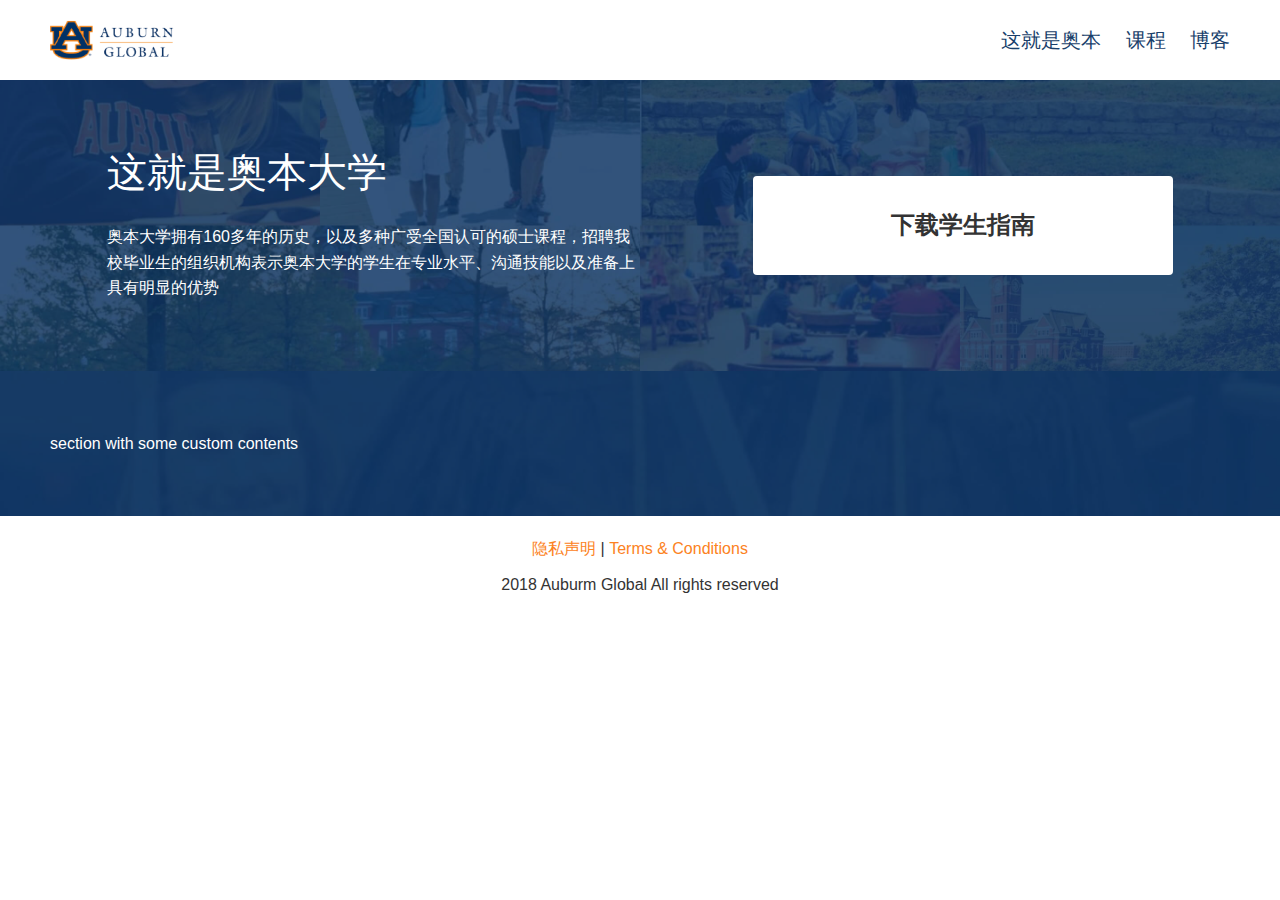
<file: frame/index.html>
<!DOCTYPE html>
<html>
<head>
<meta charset="utf-8" />
<title>页面框架</title>
<meta content="width=device-width, initial-scale=1.0, maximum-scale=1.0, user-scalable=0" name="viewport"/>
<meta content="yes" name="apple-mobile-web-app-capable"/>
<meta content="black" name="apple-mobile-web-app-status-bar-style"/>
<meta content="telephone=no" name="format-detection"/>
<meta name="renderer" content="webkit">
<link href="css/reset.css" rel="stylesheet" type="text/css" />
<link href="css/style.css" rel="stylesheet" type="text/css" />
<script src="js/jquery.min.js"></script>
</head>

<body>

<!-- header -->
<header class="header">
	<div class="bg_wrap">
		<h1><a href="https://global.auburn.edu/"><img src="images/logo.png" /></a></h1>
		<p>
			<a href="https://global.auburn.edu/about-auburn/">这就是奥本</a>
			<a href="https://global.auburn.edu/map/">课程</a>
			<a href="https://global.auburn.edu/blog/">博客</a>
		</p>
	</div>
</header>
<!-- header -->


<!-- hero -->
<div class="hero" style="background-image: url(images/hero.jpg)">
	<div class="bg_mask">
		<div class="bg_wrap">
			<div class="instruction">
				<h1>这就是奥本大学</h1>
				<p>奥本大学拥有160多年的历史，以及多种广受全国认可的硕士课程，招聘我校毕业生的组织机构表示奥本大学的学生在专业水平、沟通技能以及准备上具有明显的优势</p>
			</div>
			<div class="form">
				<h2>下载学生指南</h2>

				<!-- marketo form -->
				<script src="https://app-ab20.marketo.com/js/forms2/js/forms2.min.js"></script>
				<form id="mktoForm_2849"></form>
				<script>MktoForms2.loadForm("https://app-ab20.marketo.com", "553-ZUA-407", 2849);</script>
				<script>
			        // When successfully submitted, show popup window
				    MktoForms2.whenReady(function (form) {
				    	jQuery(".mktoButton").html("现在下载");
				        form.onSuccess(function () {
				            alert("感谢咨询");
				        });
				    });
				</script>
				<!-- marketo form -->

			</div>
		</div>
	</div>
</div>
<!-- hero -->


<!-- section -->
<section class="section" style="background-image: url(images/section_bg.jpg)">
	<div class="bg_mask">
		<div class="bg_wrap">
			<p>section with some custom contents</p>
		</div>
	</div>
</section>
<!-- section -->


<!-- footer -->
<footer class="footer">
	<div class="bg_wrap">
		<a href="javascript:;">隐私声明</a> | <a href="javascript:;">Terms & Conditions</a>
		<p>2018 Auburm Global All rights reserved</p>
	</div>
</footer>
<!-- footer -->


</body>
</html>
</file>
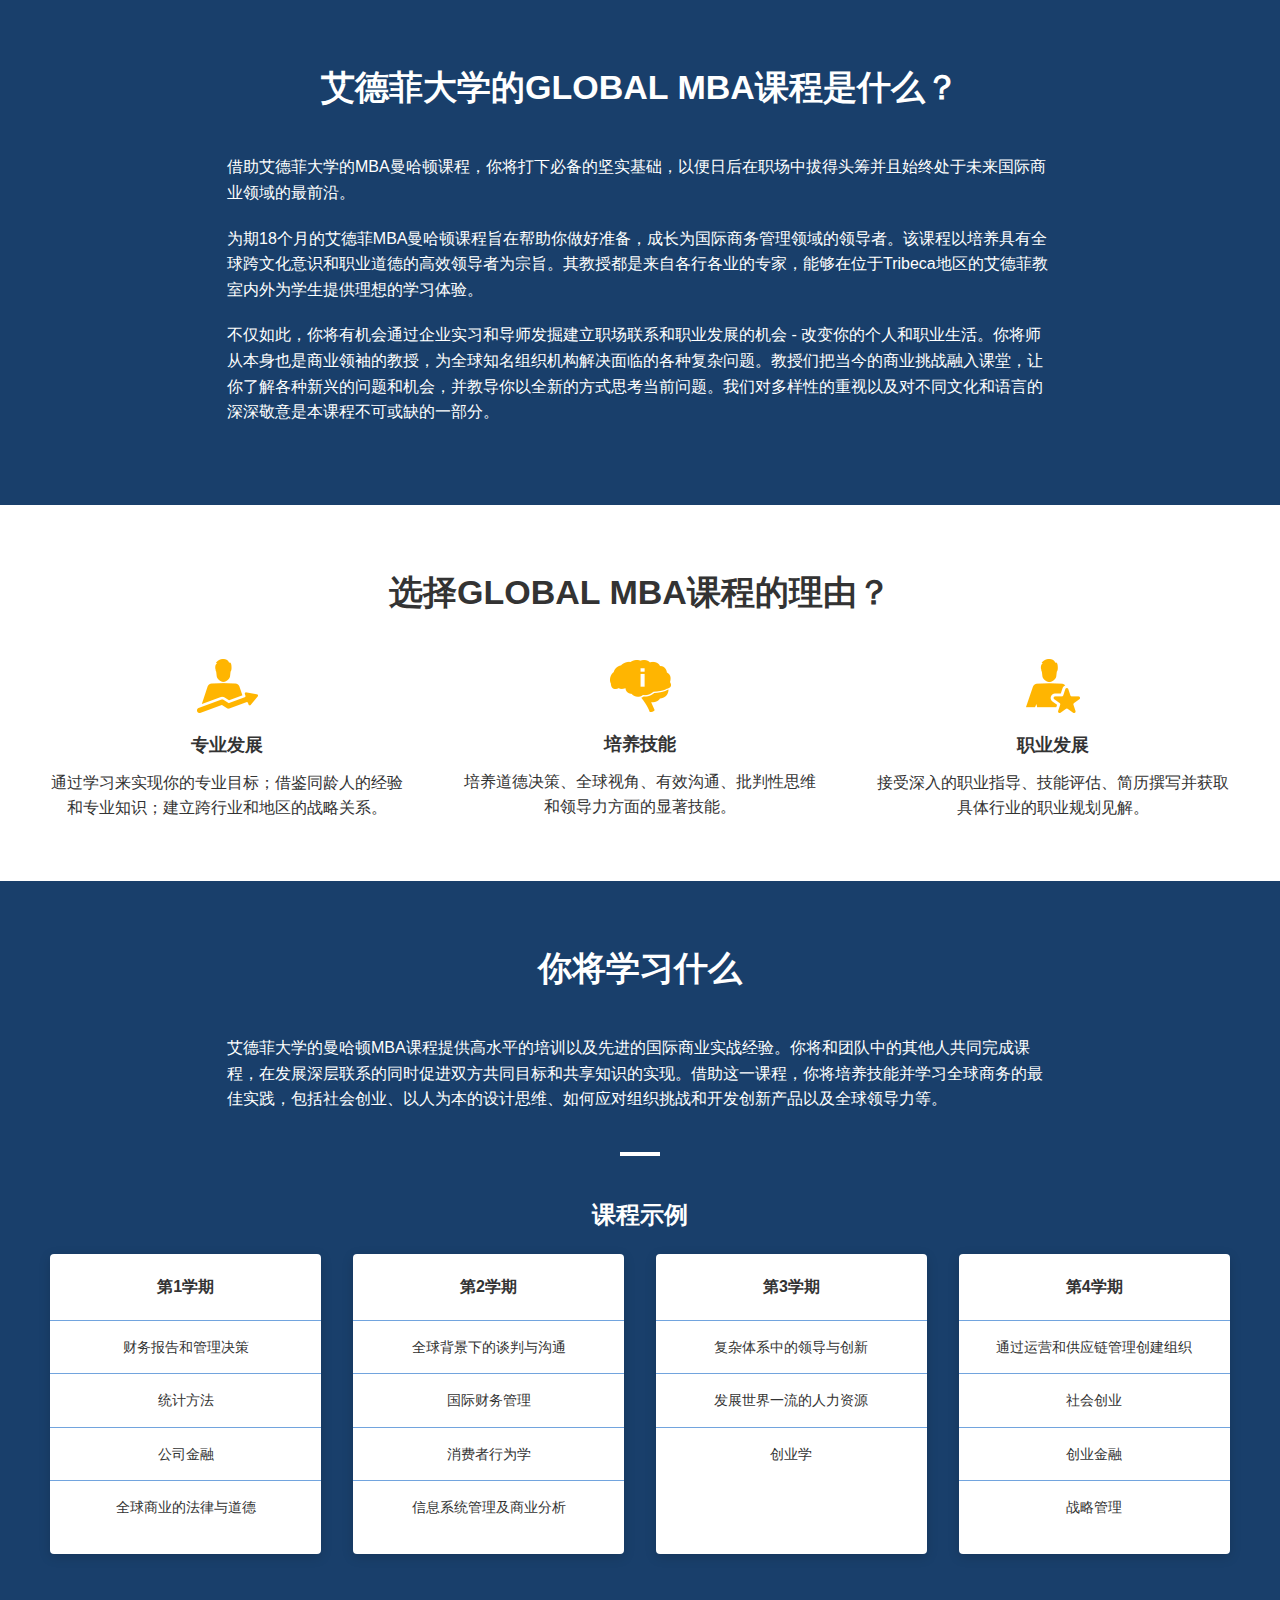
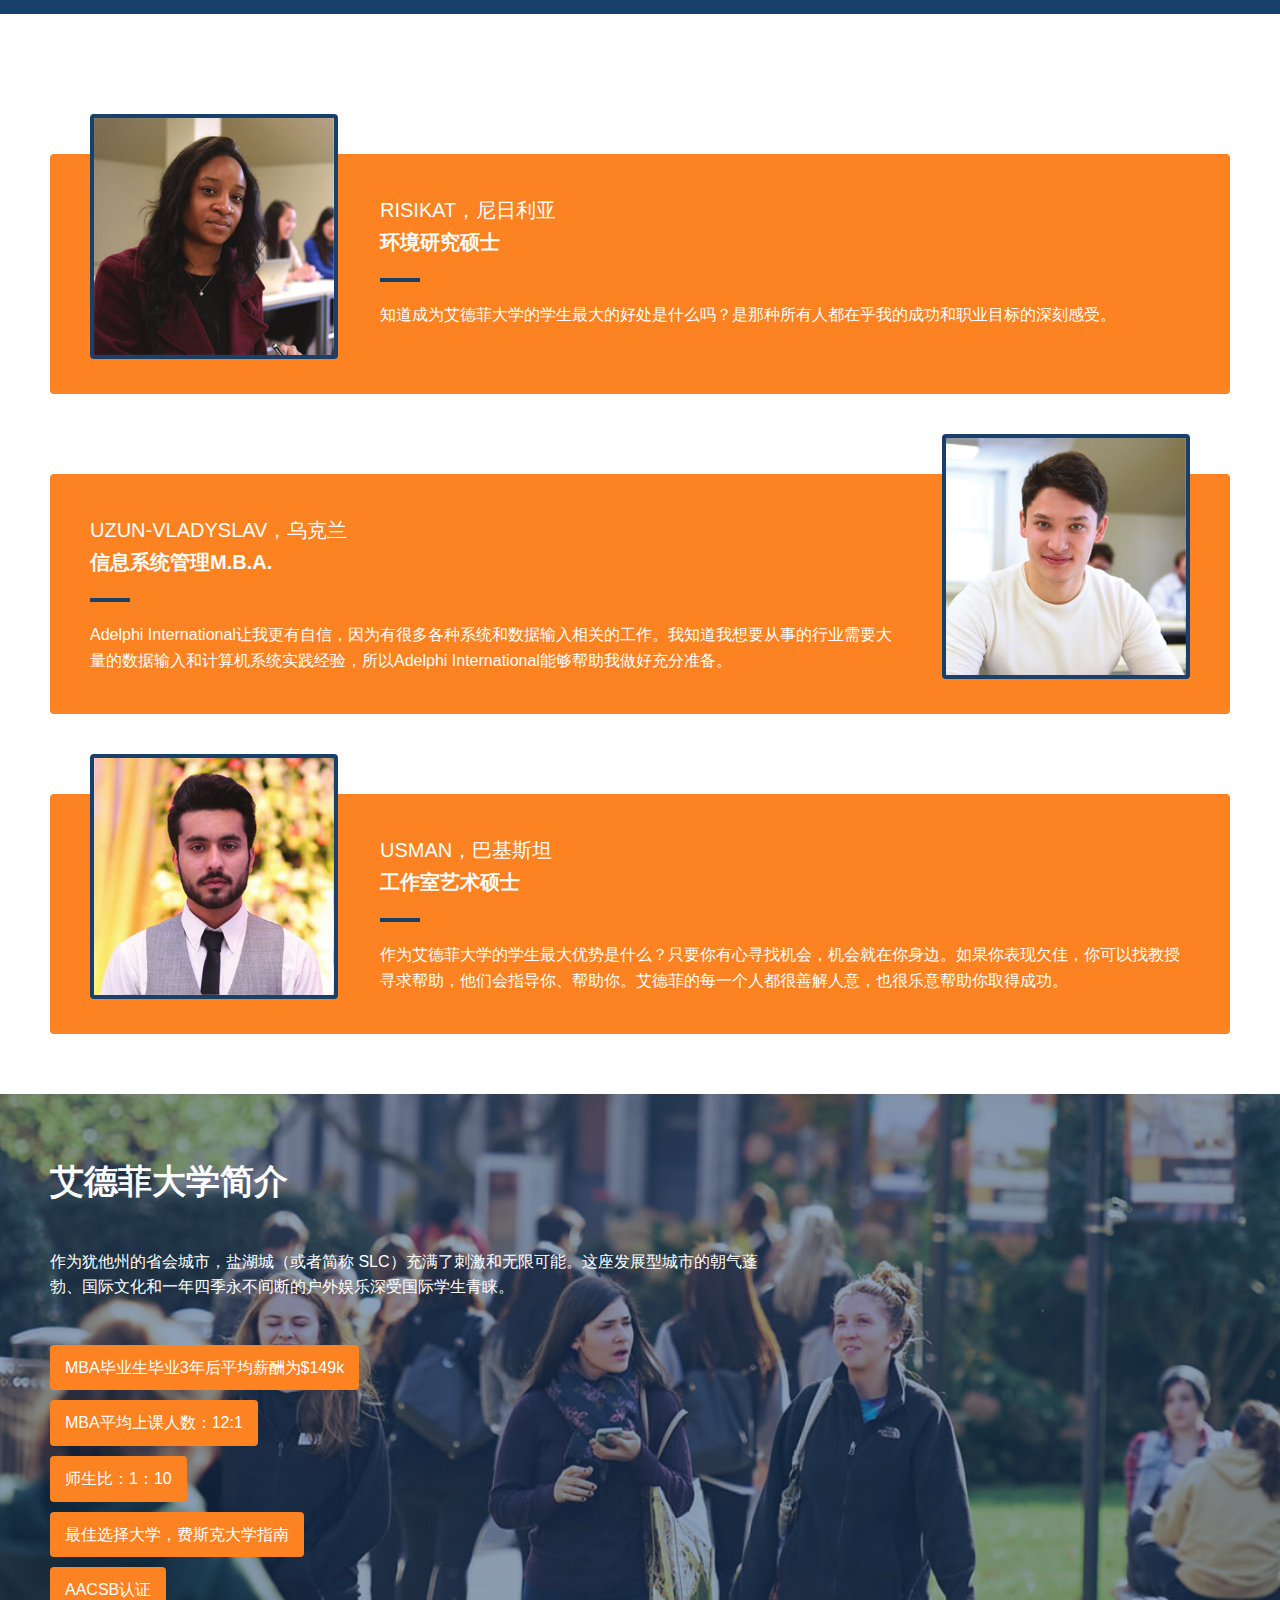
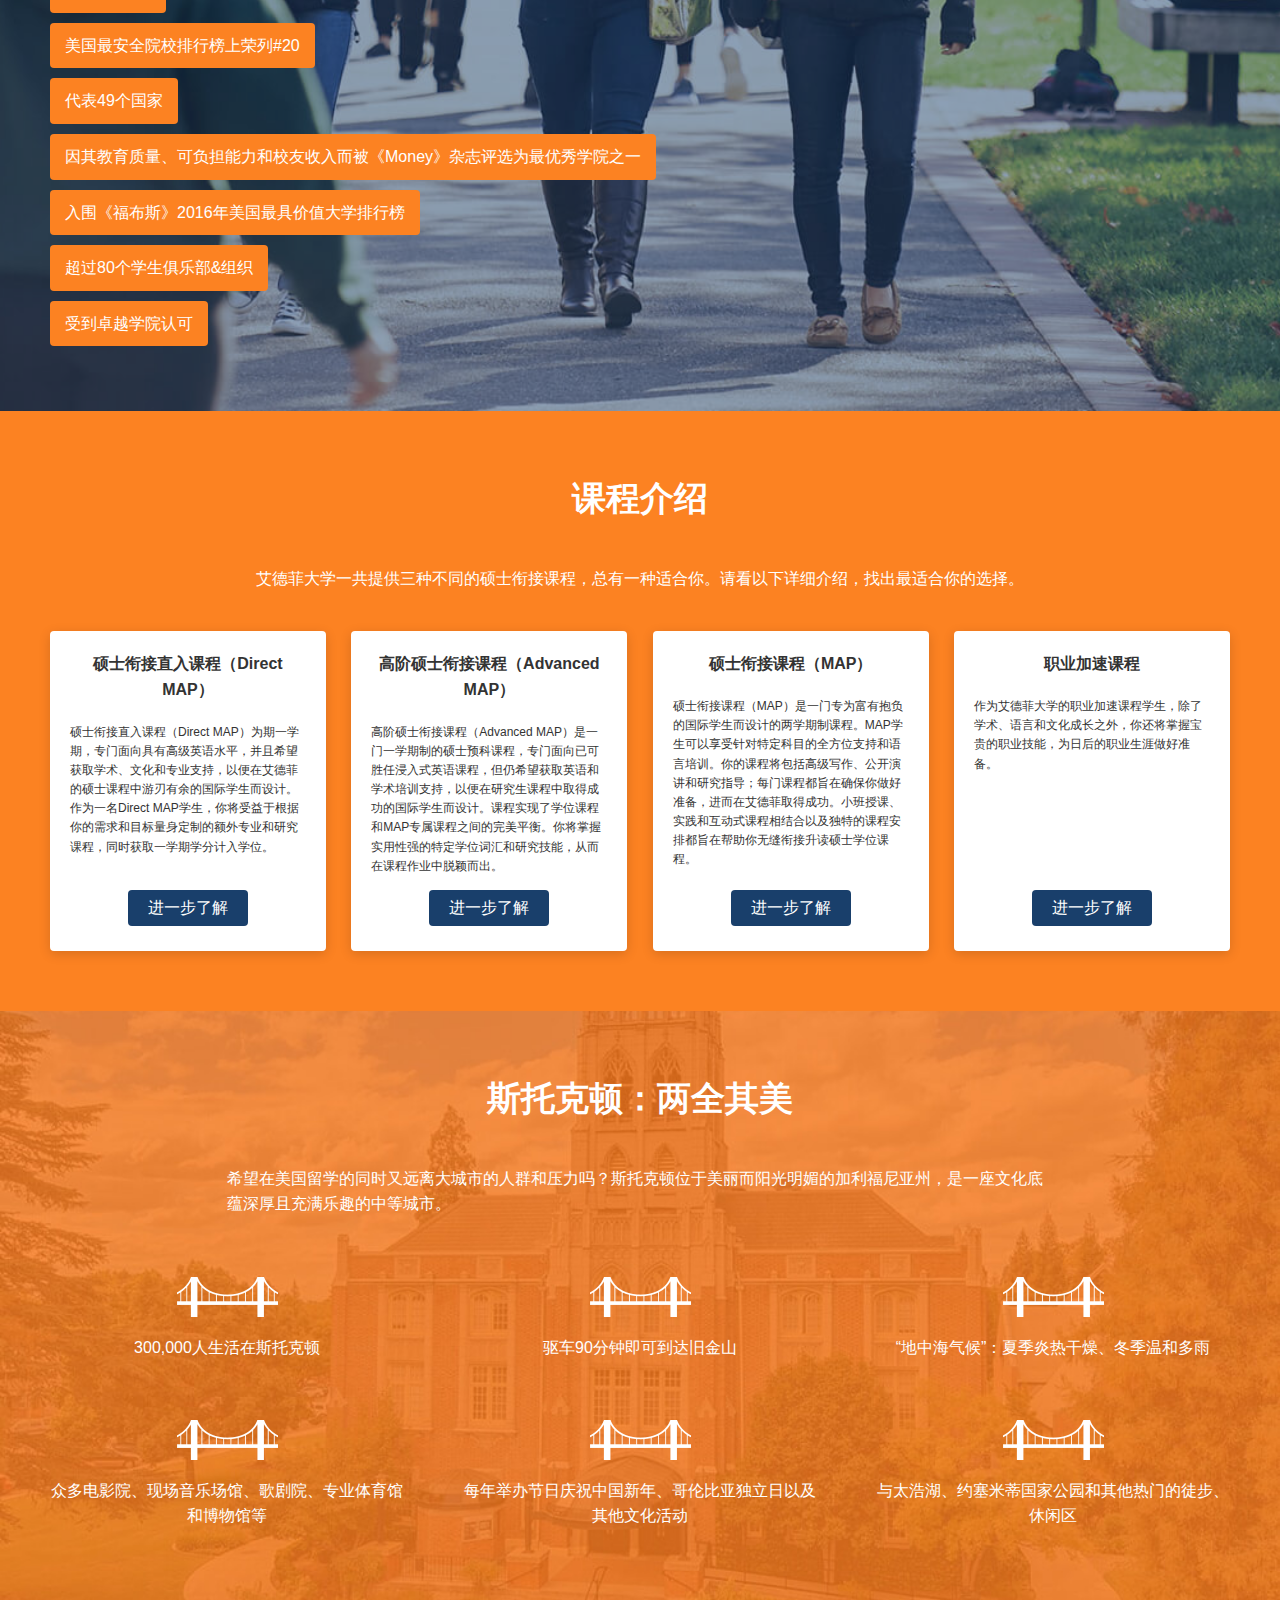
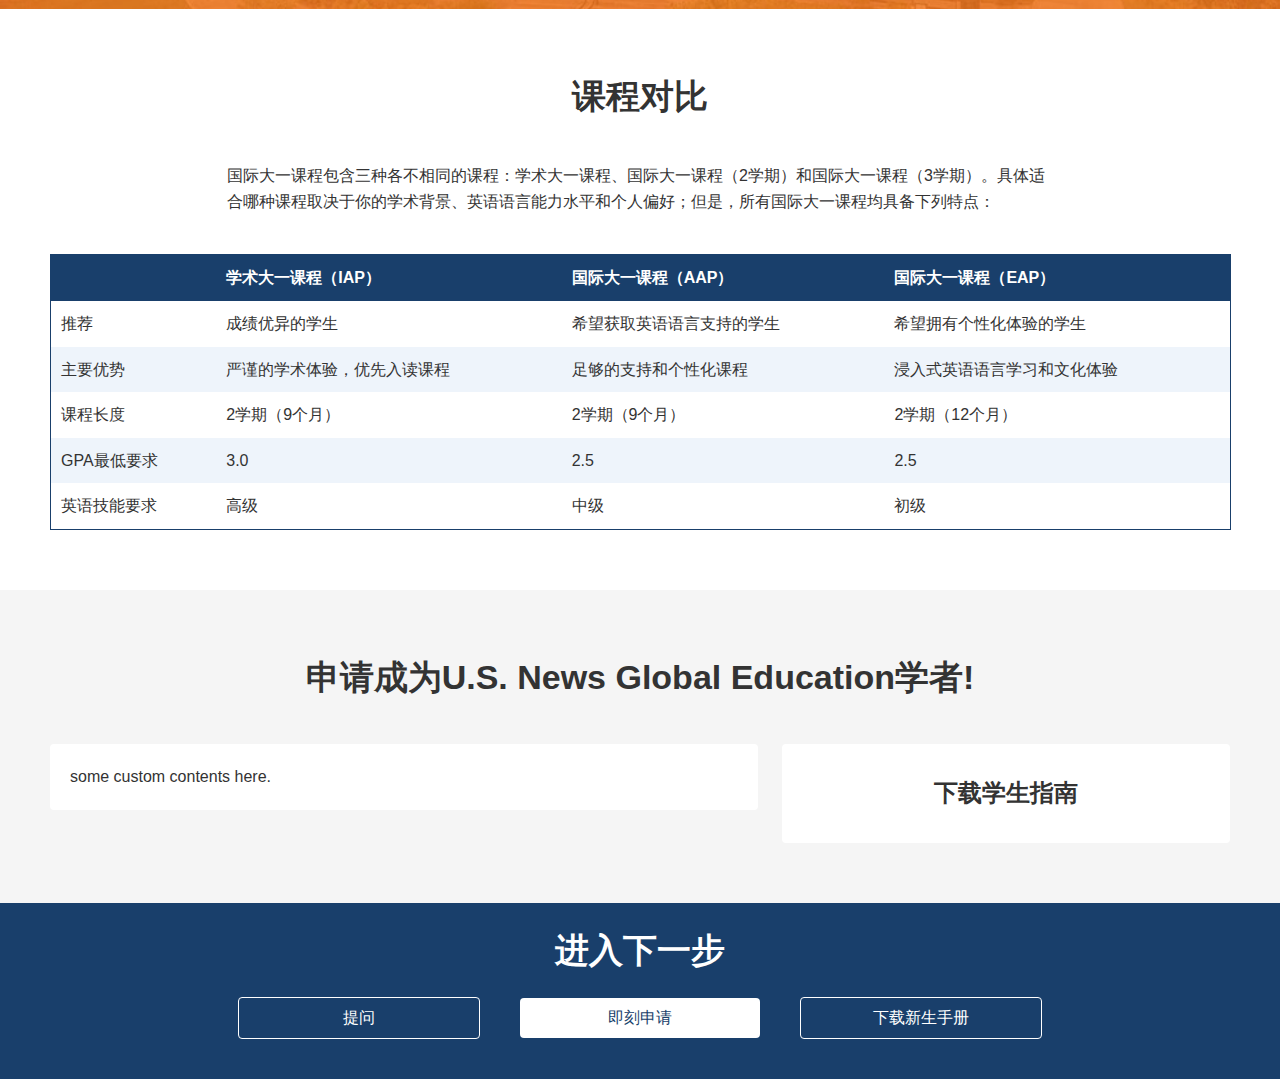
<file: module/index.html>
<!DOCTYPE html>
<html>
<head>
<meta charset="utf-8" />
<title>版式模块</title>
<meta content="width=device-width, initial-scale=1.0, maximum-scale=1.0, user-scalable=0" name="viewport"/>
<meta content="yes" name="apple-mobile-web-app-capable"/>
<meta content="black" name="apple-mobile-web-app-status-bar-style"/>
<meta content="telephone=no" name="format-detection"/>
<meta name="renderer" content="webkit">
<link href="css/reset.css" rel="stylesheet" type="text/css" />
<link href="css/style.css" rel="stylesheet" type="text/css" />
<script src="js/jquery.min.js"></script>
</head>

<body>


<!-- section1 -->
<section class="section1">
	<div class="bg_mask">
		<div class="bg_wrap">
			<h2>艾德菲大学的GLOBAL MBA课程是什么？</h2>
			<p>借助艾德菲大学的MBA曼哈顿课程，你将打下必备的坚实基础，以便日后在职场中拔得头筹并且始终处于未来国际商业领域的最前沿。</p>
			<p>为期18个月的艾德菲MBA曼哈顿课程旨在帮助你做好准备，成长为国际商务管理领域的领导者。该课程以培养具有全球跨文化意识和职业道德的高效领导者为宗旨。其教授都是来自各行各业的专家，能够在位于Tribeca地区的艾德菲教室内外为学生提供理想的学习体验。</p>
			<p>不仅如此，你将有机会通过企业实习和导师发掘建立职场联系和职业发展的机会 - 改变你的个人和职业生活。你将师从本身也是商业领袖的教授，为全球知名组织机构解决面临的各种复杂问题。教授们把当今的商业挑战融入课堂，让你了解各种新兴的问题和机会，并教导你以全新的方式思考当前问题。我们对多样性的重视以及对不同文化和语言的深深敬意是本课程不可或缺的一部分。</p>
		</div>
	</div>
</section>
<!-- section1 -->


<!-- section2 -->
<section class="section2">
	<div class="bg_mask">
		<div class="bg_wrap">
			<h2>选择GLOBAL MBA课程的理由？</h2>
			<ul>
				<li>
					<img src="images/why-1.png" alt="">
					<h3>专业发展</h3>
					<p>通过学习来实现你的专业目标；借鉴同龄人的经验和专业知识；建立跨行业和地区的战略关系。</p>
				</li>
				<li>
					<img src="images/why-2.png" alt="">
					<h3>培养技能</h3>
					<p>培养道德决策、全球视角、有效沟通、批判性思维和领导力方面的显著技能。</p>
				</li>
				<li>
					<img src="images/why-3.png" alt="">
					<h3>职业发展</h3>
					<p>接受深入的职业指导、技能评估、简历撰写并获取具体行业的职业规划见解。</p>
				</li>
			</ul>
		</div>
	</div>
</section>
<!-- section2 -->


<!-- section3 -->
<section class="section3">
	<div class="bg_mask">
		<div class="bg_wrap">
			<h2>你将学习什么</h2>
			<p class="intro">艾德菲大学的曼哈顿MBA课程提供高水平的培训以及先进的国际商业实战经验。你将和团队中的其他人共同完成课程，在发展深层联系的同时促进双方共同目标和共享知识的实现。借助这一课程，你将培养技能并学习全球商务的最佳实践，包括社会创业、以人为本的设计思维、如何应对组织挑战和开发创新产品以及全球领导力等。</p>
			<h3>课程示例</h3>
			<ul>
				<li>
					<b>第1学期</b>
					<p>
						<span>财务报告和管理决策</span>
						<span>统计方法</span>
						<span>公司金融</span>
						<span>全球商业的法律与道德</span>
					</p>
				</li>
				<li>
					<b>第2学期</b>
					<p>
						<span>全球背景下的谈判与沟通</span>
						<span>国际财务管理</span>
						<span>消费者行为学</span>
						<span>信息系统管理及商业分析</span>
					</p>
				</li>
				<li>
					<b>第3学期</b>
					<p>
						<span>复杂体系中的领导与创新</span>
						<span>发展世界一流的人力资源</span>
						<span>创业学</span>
					</p>
				</li>
				<li>
					<b>第4学期</b>
					<p>
						<span>通过运营和供应链管理创建组织</span>
						<span>社会创业</span>
						<span>创业金融</span>
						<span>战略管理</span>
					</p>
				</li>
			</ul>
		</div>
	</div>
</section>
<!-- section3 -->


<!-- section4 -->
<section class="section4">
	<div class="bg_mask">
		<div class="bg_wrap">
			<ul>
				<li class="left">
					<img src="images/student-1.jpg" alt="">
					<h3>RISIKAT，尼日利亚</h3>
					<b>环境研究硕士</b>
					<p>知道成为艾德菲大学的学生最大的好处是什么吗？是那种所有人都在乎我的成功和职业目标的深刻感受。</p>
				</li>
				<li class="right">
					<img src="images/student-2.jpg" alt="">
					<h3>UZUN-VLADYSLAV，乌克兰</h3>
					<b>信息系统管理M.B.A.</b>
					<p>Adelphi International让我更有自信，因为有很多各种系统和数据输入相关的工作。我知道我想要从事的行业需要大量的数据输入和计算机系统实践经验，所以Adelphi International能够帮助我做好充分准备。</p>
				</li>
				<li class="left">
					<img src="images/student-3.jpg" alt="">
					<h3>USMAN，巴基斯坦</h3>
					<b>工作室艺术硕士</b>
					<p>作为艾德菲大学的学生最大优势是什么？只要你有心寻找机会，机会就在你身边。如果你表现欠佳，你可以找教授寻求帮助，他们会指导你、帮助你。艾德菲的每一个人都很善解人意，也很乐意帮助你取得成功。</p>
				</li>
			</ul>
		</div>
	</div>
</section>
<!-- section4 -->


<!-- section5 -->
<section class="section5" style="background-image: url(images/about.jpg)">
	<div class="bg_mask">
		<div class="bg_wrap">
			<h2>艾德菲大学简介</h2>
			<p class="intro">作为犹他州的省会城市，盐湖城（或者简称 SLC）充满了刺激和无限可能。这座发展型城市的朝气蓬勃、国际文化和一年四季永不间断的户外娱乐深受国际学生青睐。</p>
			<ul class="clearfix">
				<li><span>MBA毕业生毕业3年后平均薪酬为$149k</span></li>
				<li><span>MBA平均上课人数：12:1</span></li>
				<li><span>师生比：1：10</span></li>
				<li><span>最佳选择大学，费斯克大学指南</span></li>
				<li><span>AACSB认证</span></li>
				<li><span>美国最安全院校排行榜上荣列#20</span></li>
				<li><span>代表49个国家</span></li>
				<li><span>因其教育质量、可负担能力和校友收入而被《Money》杂志评选为最优秀学院之一</span></li>
				<li><span>入围《福布斯》2016年美国最具价值大学排行榜</span></li>
				<li><span>超过80个学生俱乐部&组织</span></li>
				<li><span>受到卓越学院认可</span></li>
			</ul>
		</div>
	</div>
</section>
<!-- section5 -->


<!-- section6 -->
<section class="section6">
	<div class="bg_mask">
		<div class="bg_wrap">
			<h2>课程介绍</h2>
			<p class="intro">艾德菲大学一共提供三种不同的硕士衔接课程，总有一种适合你。请看以下详细介绍，找出最适合你的选择。</p>
			<ul>
				<li>
					<h3>硕士衔接直入课程（Direct MAP）</h3>
					<p>硕士衔接直入课程（Direct MAP）为期一学期，专门面向具有高级英语水平，并且希望获取学术、文化和专业支持，以便在艾德菲的硕士课程中游刃有余的国际学生而设计。 作为一名Direct MAP学生，你将受益于根据你的需求和目标量身定制的额外专业和研究课程，同时获取一学期学分计入学位。</p>
					<a href="javasrcipt:;">进一步了解</a>
				</li>
				<li>
					<h3>高阶硕士衔接课程（Advanced MAP）</h3>
					<p>高阶硕士衔接课程（Advanced MAP）是一门一学期制的硕士预科课程，专门面向已可胜任浸入式英语课程，但仍希望获取英语和学术培训支持，以便在研究生课程中取得成功的国际学生而设计。课程实现了学位课程和MAP专属课程之间的完美平衡。你将掌握实用性强的特定学位词汇和研究技能，从而在课程作业中脱颖而出。</p>
					<a href="javasrcipt:;">进一步了解</a>
				</li>
				<li>
					<h3>硕士衔接课程（MAP）</h3>
					<p>硕士衔接课程（MAP）是一门专为富有抱负的国际学生而设计的两学期制课程。MAP学生可以享受针对特定科目的全方位支持和语言培训。你的课程将包括高级写作、公开演讲和研究指导；每门课程都旨在确保你做好准备，进而在艾德菲取得成功。小班授课、实践和互动式课程相结合以及独特的课程安排都旨在帮助你无缝衔接升读硕士学位课程。</p>
					<a href="javasrcipt:;">进一步了解</a>
				</li>
				<li>
					<h3>职业加速课程</h3>
					<p>作为艾德菲大学的职业加速课程学生，除了学术、语言和文化成长之外，你还将掌握宝贵的职业技能，为日后的职业生涯做好准备。</p>
					<a href="javasrcipt:;">进一步了解</a>
				</li>
			</ul>
		</div>
	</div>
</section>
<!-- section6 -->


<!-- section7 -->
<section class="section7" style="background-image: url(images/city.jpg)">
	<div class="bg_mask">
		<div class="bg_wrap">
			<h2>斯托克顿：两全其美</h2>
			<p class="intro">希望在美国留学的同时又远离大城市的人群和压力吗？斯托克顿位于美丽而阳光明媚的加利福尼亚州，是一座文化底蕴深厚且充满乐趣的中等城市。</p>
			<ul>
				<li>
					<img src="images/icon-1.png" alt="">
					<p>300,000人生活在斯托克顿</p>
				</li>
				<li>
					<img src="images/icon-1.png" alt="">
					<p>驱车90分钟即可到达旧金山</p>
				</li>
				<li>
					<img src="images/icon-1.png" alt="">
					<p>“地中海气候”：夏季炎热干燥、冬季温和多雨</p>
				</li>
			</ul>
			<ul>
				<li>
					<img src="images/icon-1.png" alt="">
					<p>众多电影院、现场音乐场馆、歌剧院、专业体育馆和博物馆等</p>
				</li>
				<li>
					<img src="images/icon-1.png" alt="">
					<p>每年举办节日庆祝中国新年、哥伦比亚独立日以及其他文化活动</p>
				</li>
				<li>
					<img src="images/icon-1.png" alt="">
					<p>与太浩湖、约塞米蒂国家公园和其他热门的徒步、休闲区</p>
				</li>
			</ul>
		</div>
	</div>
</section>
<!-- section7 -->


<!-- section8 -->
<section class="section8">
	<div class="bg_mask">
		<div class="bg_wrap">
			<h2>课程对比</h2>
			<p>国际大一课程包含三种各不相同的课程：学术大一课程、国际大一课程（2学期）和国际大一课程（3学期）。具体适合哪种课程取决于你的学术背景、英语语言能力水平和个人偏好；但是，所有国际大一课程均具备下列特点：</p>
			<table>
				<colgroup class="attr" span="1"></colgroup>
				<colgroup>
					<col class="col1" span="1">
					<col class="col2" span="1">
					<col class="col3" span="1">
				</colgroup>
				<thead>
					<tr>
						<th></th>
						<th>学术大一课程（IAP）</th>
						<th>国际大一课程（AAP）</th>
						<th>国际大一课程（EAP）</th>
					</tr>
				</thead>
				<tbody>
					<tr>
						<td>推荐</td>
						<td>成绩优异的学生</td>
						<td>希望获取英语语言支持的学生</td>
						<td>希望拥有个性化体验的学生</td>
					</tr>
					<tr>
						<td>主要优势</td>
						<td>严谨的学术体验，优先入读课程</td>
						<td>足够的支持和个性化课程</td>
						<td>浸入式英语语言学习和文化体验</td>
					</tr>
					<tr>
						<td>课程长度</td>
						<td>2学期（9个月）</td>
						<td>2学期（9个月）</td>
						<td>2学期（12个月）</td>
					</tr>
					<tr>
						<td>GPA最低要求</td>
						<td>3.0</td>
						<td>2.5</td>
						<td>2.5</td>
					</tr>
					<tr>
						<td>英语技能要求</td>
						<td>高级</td>
						<td>中级</td>
						<td>初级</td>
					</tr>
				</tbody>
			</table>
		</div>
	</div>
</section>
<!-- section8 -->


<!-- section9 -->
<section class="section9">
	<div class="bg_mask">
		<div class="bg_wrap clearfix">
			<h2 class="title">申请成为U.S. News Global Education学者!</h2>
			<div class="left">
				<div class="content">
					some custom contents here.
				</div>
			</div>
			<div class="right">
				<div class="form">
					<h2>下载学生指南</h2>
					<!-- marketo form -->
					<script src="https://app-ab20.marketo.com/js/forms2/js/forms2.min.js"></script>
					<form id="mktoForm_2849"></form>
					<script>MktoForms2.loadForm("https://app-ab20.marketo.com", "553-ZUA-407", 2849);</script>
					<script>
				        // When successfully submitted, show popup window
					    MktoForms2.whenReady(function (form) {
					    	jQuery(".mktoButton").html("现在下载");
					        form.onSuccess(function () {
					            alert("感谢咨询");
					        });
					    });
					</script>
					<!-- marketo form -->
				</div>
			</div>
		</div>
	</div>
</section>
<!-- section9 -->


<!-- action -->
<section class="action">
	<div class="bg_wrap">
		<h2>进入下一步</h2>
		<p>
			<a href="javascript:;">提问</a>
			<a class="main_btn" href="javascript:;">即刻申请</a>
			<a href="javascript:;">下载新生手册</a>
		</p>
	</div>
</section>
<!-- action -->


</body>
</html>
</file>
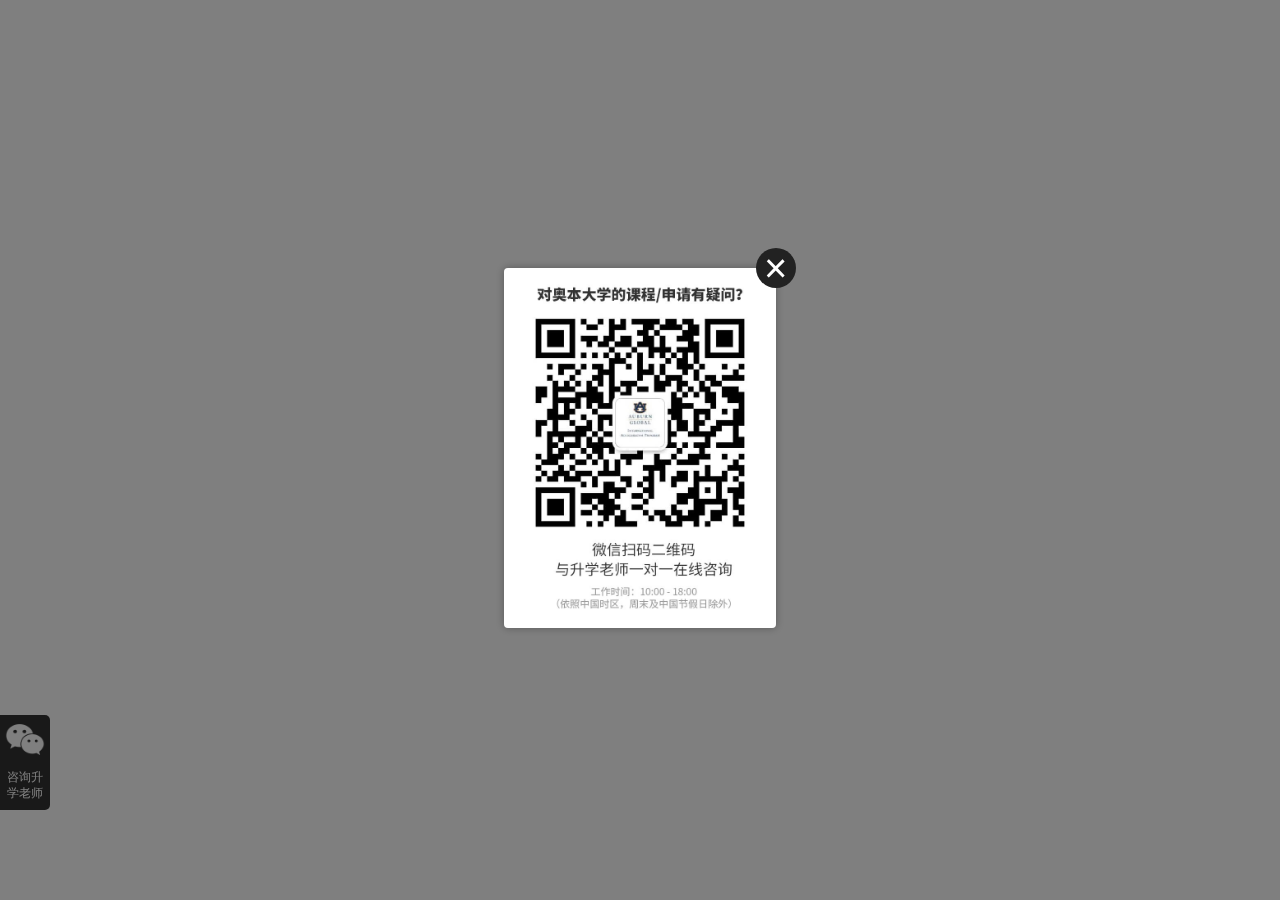
<file: popup/index.html>
<!DOCTYPE html>
<html>
<head>
<meta charset="utf-8" />
<title>弹窗demo</title>
<meta content="width=device-width, initial-scale=1.0, maximum-scale=1.0, user-scalable=0" name="viewport"/>
<meta content="yes" name="apple-mobile-web-app-capable"/>
<meta content="black" name="apple-mobile-web-app-status-bar-style"/>
<meta content="telephone=no" name="format-detection"/>
<meta name="renderer" content="webkit">
<link href="http://greenzorro.github.io/colacdn/assets/css/reset.css" rel="stylesheet" type="text/css" />
<script src="http://greenzorro.github.io/colacdn/assets/js/jquery-latest.js"></script>
<style>
html { font-size: 100px; }
body { font-size: 0.16rem; }

/*popup*/
.popup_widget { display: block; width: 50px; height: 95px; line-height: 16px; background: rgba(0,0,0,0.8); border-radius: 0 5px 5px 0; text-align: center; font-size: 12px; color: #fff; position: fixed; left: 0; bottom: 10%; z-index: 99; cursor: pointer; }
.popup_widget:hover { color: #fff; }
.popup_widget img { width: 100%; }
.popup { background: rgba(0,0,0,0.5); position: fixed; left: 0; right: 0; top: 0; bottom: 0; z-index: 999; display: -webkit-flex; display: flex; }
.popup .content_wrap { margin: auto; position: relative; }
.popup .content_wrap img { height: 360px; box-shadow: 0 0 8px rgba(0,0,0,0.3); border-radius: 4px; }
.popup .close_popup { display: block; width: 40px; height: 40px; line-height: 40px; padding: 0; margin: 0; background: #222; border-radius: 50%; border: none; color: #fff; font-size: 40px; position: absolute; right: -20px; top: -20px; cursor: pointer; }

</style>
</head>

<body>

	<script>
		// append to Marketo form scripts
        // When successfully submitted, show popup window
	    // MktoForms2.whenReady(function (form) {
	    // 	jQuery(".mktoButton").html("现在下载");
	    //     form.onSuccess(function () {
	    //         alert("感谢咨询");
	    //     });
	    // });
	</script>


	<!-- popup -->
	<a class="popup_widget"><img src="images/icon-wechat.png">咨询升<br>学老师</a>
	<div class="popup_wrap">
	    <div class="popup">
	        <div class="content_wrap">
	            <img src="images/popup-qr.jpg">
	            <button class="close_popup">×</button>
	        </div>
	    </div>
	</div>
	<script>
	    window.onload = function () {
	        jQuery(".close_popup").click(function () {
	            jQuery(".popup_wrap").fadeOut(300);
	        });
	        jQuery(".popup_widget").click(function () {
	            jQuery(".popup_wrap").fadeIn(300);
	        });
	    }
	</script>
	<!-- popup -->

</body>
</html>
</file>
<file: frame/css/style.css>
* {
  -webkit-box-sizing: content-box;
  box-sizing: content-box; }

html, body {
  height: 100%; }

html {
  line-height: 1;
  font-size: 100px; }

body {
  font-family: -apple-system,Helvetica,Arial,"PingFang SC","Source Han Sans SC","Microsoft YaHei","WenQuanYi MicroHei",sans-serif;
  line-height: 1.6;
  font-size: 0.16rem;
  color: #333;
  background: #fff; }

a {
  color: #FC8222; }

input, textarea, button {
  font-family: -apple-system,Helvetica,Arial,"PingFang SC","Source Han Sans SC","Microsoft YaHei","WenQuanYi MicroHei",sans-serif; }

::selection {
  background: #193F6B;
  color: #fff; }

::-moz-selection {
  background: #193F6B;
  color: #fff; }

@media only screen and (max-width: 767px) {
  .bg_wrap {
    padding: 0.4rem 0.2rem; }

  h2 {
    margin-bottom: 0.2rem;
    text-align: center;
    font-size: 0.24rem;
    font-weight: bold; } }
@media only screen and (min-width: 768px) {
  .bg_wrap {
    width: 11.8rem;
    margin: 0 auto;
    padding: 0.6rem 0; }

  h2 {
    margin-bottom: 0.4rem;
    text-align: center;
    font-size: 0.34rem;
    font-weight: bold; } }
.header {
  background: #fff; }
  .header .bg_wrap {
    display: -webkit-flex;
    display: flex;
    -webkit-flex-flow: row wrap;
    flex-flow: row wrap;
    -webkit-justify-content: space-between;
    justify-content: space-between;
    -webkit-align-items: center;
    align-items: center;
    height: 100%;
    padding-top: 0;
    padding-bottom: 0; }
    .header .bg_wrap img {
      display: block;
      height: 100%; }
    .header .bg_wrap p a {
      margin-left: 0.2rem;
      color: #193F6B; }

@media only screen and (max-width: 767px) {
  .header {
    height: 0.5rem; }
    .header h1 {
      height: 40%; }
    .header p a {
      font-size: 0.12rem; } }
@media only screen and (min-width: 768px) {
  .header {
    height: 0.8rem; }
    .header h1 {
      height: 50%; }
    .header p a {
      font-size: 0.2rem; } }
.hero {
  background-color: #193F6B;
  background-repeat: no-repeat; }
  .hero .bg_mask {
    background: rgba(25, 63, 107, 0.5); }
    .hero .bg_mask .bg_wrap .instruction {
      color: #fff; }
      .hero .bg_mask .bg_wrap .instruction p {
        margin: 0.1rem 0; }
    .hero .bg_mask .bg_wrap .form {
      overflow: hidden;
      background: #fff;
      border-radius: 0.04rem;
      position: relative; }
      .hero .bg_mask .bg_wrap .form h2 {
        text-align: center; }

@media only screen and (max-width: 767px) {
  .hero {
    background-position: center top;
    background-size: 300%; }
    .hero .bg_wrap .instruction {
      padding-bottom: 0.2rem; }
      .hero .bg_wrap .instruction h1 {
        font-size: 0.2rem; }
      .hero .bg_wrap .instruction p {
        font-size: 0.12rem; }
    .hero .bg_wrap .form {
      padding: 0 0.1rem; }
      .hero .bg_wrap .form h2 {
        margin: 0.2rem 0;
        font-size: 0.16rem; } }
@media only screen and (min-width: 768px) {
  .hero {
    background-position: center center;
    background-size: cover; }
    .hero .bg_wrap {
      display: -webkit-flex;
      display: flex;
      -webkit-justify-content: space-around;
      justify-content: space-around;
      -webkit-flex-flow: row wrap;
      flex-flow: row wrap;
      -webkit-align-items: center;
      align-items: center; }
      .hero .bg_wrap .instruction {
        -webkit-flex: 0 1 45%;
        flex: 0 1 45%; }
        .hero .bg_wrap .instruction h1 {
          margin-bottom: 0.2rem;
          font-size: 0.4rem; }
        .hero .bg_wrap .instruction p {
          font-size: 0.16rem; }
      .hero .bg_wrap .form {
        -webkit-flex: 0 1 45%;
        flex: 0 1 45%;
        max-width: 3.8rem;
        padding: 0.1rem 0.2rem; }
        .hero .bg_wrap .form h2 {
          margin: 0.2rem 0;
          font-size: 0.24rem; } }
.section {
  background-color: #193F6B;
  background-repeat: no-repeat;
  background-position: center center;
  background-size: cover;
  color: #fff; }
  .section .bg_mask {
    background: rgba(25, 63, 107, 0.5); }

.footer {
  text-align: center; }
  .footer .bg_wrap {
    padding: 0.2rem 0; }
  .footer a {
    color: #FC8222; }
  .footer p {
    margin-top: 0.1rem;
    color: #333; }

/*marketo form style initialize*/
.mktoForm {
  width: auto !important; }

.mktoFormRow .mktoOffset {
  display: none !important; }

.mktoFormRow .mktoFieldDescriptor {
  float: none !important;
  margin: 0 !important; }

.mktoFormRow .mktoFieldWrap {
  width: 100%; }

.mktoFormRow .mktoLabel {
  float: none !important;
  display: none;
  width: auto !important;
  padding: 0 !important;
  font-weight: normal !important; }

.mktoFormRow .mktoLabel .mktoAsterix {
  padding: 0 !important; }

.mktoFormRow .mktoField {
  box-sizing: border-box !important;
  float: none !important;
  display: block !important;
  width: 100% !important;
  padding: 0.07rem 0.05rem !important;
  margin: 0.08rem 0 !important;
  border-radius: 0.04rem;
  border: 1px solid #ccc; }

.mktoFormRow input.mktoField {
  padding-left: 0.09rem !important; }

.mktoButtonRow {
  display: block !important; }

.mktoButtonRow .mktoButtonWrap {
  display: block !important; }

.mktoButtonRow button {
  display: block;
  width: 2.1rem;
  height: 0.4rem;
  line-height: 0.4rem;
  margin: 0.25rem auto 0.25rem !important;
  padding: 0 !important;
  border-radius: 0.04rem;
  background: #193F6B;
  border: none;
  color: #fff;
  text-align: center;
  font-size: 0.16rem; }

/*# sourceMappingURL=style.css.map */
</file>
<file: module/css/style.css>
* {
  -webkit-box-sizing: content-box;
  box-sizing: content-box; }

html, body {
  height: 100%; }

html {
  line-height: 1;
  font-size: 100px; }

body {
  font-family: -apple-system,Helvetica,Arial,"PingFang SC","Source Han Sans SC","Microsoft YaHei","WenQuanYi MicroHei",sans-serif;
  line-height: 1.6;
  font-size: 0.16rem;
  color: #333;
  background: #fff; }

a {
  color: #FC8222; }

input, textarea, button {
  font-family: -apple-system,Helvetica,Arial,"PingFang SC","Source Han Sans SC","Microsoft YaHei","WenQuanYi MicroHei",sans-serif; }

::selection {
  background: #193F6B;
  color: #fff; }

::-moz-selection {
  background: #193F6B;
  color: #fff; }

@media only screen and (max-width: 767px) {
  .bg_wrap {
    padding: 0.4rem 0.2rem; }

  h2 {
    margin-bottom: 0.2rem;
    text-align: center;
    font-size: 0.24rem;
    font-weight: bold; } }
@media only screen and (min-width: 768px) {
  .bg_wrap {
    width: 11.8rem;
    margin: 0 auto;
    padding: 0.6rem 0; }

  h2 {
    margin-bottom: 0.4rem;
    text-align: center;
    font-size: 0.34rem;
    font-weight: bold; } }
.section1 {
  background-color: #193F6B;
  background-repeat: no-repeat;
  background-position: center center;
  background-size: cover;
  color: #fff; }
  .section1 .bg_mask {
    background: rgba(25, 63, 107, 0.5); }

@media only screen and (max-width: 767px) {
  .section1 p {
    margin: 0.2rem 0; } }
@media only screen and (min-width: 768px) {
  .section1 p {
    width: 70%;
    margin: 0.2rem auto; } }
.section2 {
  background-color: #fff;
  background-repeat: no-repeat;
  background-position: center center;
  background-size: cover;
  color: #333; }
  .section2 .bg_mask ul {
    display: -webkit-flex;
    display: flex;
    -webkit-align-items: center;
    align-items: center; }
    .section2 .bg_mask ul li {
      text-align: center; }
      .section2 .bg_mask ul li h3 {
        margin: 0.1rem 0;
        font-size: 0.18rem;
        font-weight: bold; }

@media only screen and (max-width: 767px) {
  .section2 ul {
    -webkit-justify-content: space-between;
    justify-content: space-between;
    -webkit-flex-flow: column wrap;
    flex-flow: column wrap; }
    .section2 ul li {
      margin: 0.2rem 0; } }
@media only screen and (min-width: 768px) {
  .section2 ul {
    -webkit-justify-content: space-between;
    justify-content: space-between;
    -webkit-flex-flow: row wrap;
    flex-flow: row wrap; }
    .section2 ul li {
      -webkit-flex: 0 1 30%;
      flex: 0 1 30%; } }
.section3 {
  background-color: #193F6B;
  background-repeat: no-repeat;
  background-position: center center;
  background-size: cover;
  color: #fff; }
  .section3 h3 {
    margin-bottom: 0.2rem;
    font-size: 0.24rem;
    font-weight: bold;
    text-align: center; }
    .section3 h3:before {
      content: "";
      display: block;
      width: 0.4rem;
      height: 0.04rem;
      margin: 0.4rem auto;
      background: #fff; }
  .section3 ul {
    display: -webkit-flex;
    display: flex;
    -webkit-align-items: flex-start;
    align-items: flex-start;
    -webkit-flex-flow: row wrap;
    flex-flow: row wrap; }
    .section3 ul li {
      padding: 0.2rem 0;
      background: #fff;
      border-radius: 0.04rem;
      box-shadow: 0 0.03rem 0.12rem rgba(0, 0, 0, 0.15);
      text-align: center;
      color: #333; }
      .section3 ul li b {
        display: block;
        margin: 0 0 0.2rem;
        font-weight: bold; }
      .section3 ul li p span {
        display: block;
        border-top: 1px solid #72a4de;
        font-size: 0.14rem; }

@media only screen and (max-width: 767px) {
  .section3 h3:before {
    margin: 0.2rem auto; }
  .section3 ul {
    -webkit-justify-content: center;
    justify-content: center; }
    .section3 ul li {
      -webkit-flex: 0 1 100%;
      flex: 0 1 100%;
      margin-bottom: 0.2rem; }
      .section3 ul li p span {
        padding: 0.1rem; } }
@media only screen and (min-width: 768px) {
  .section3 .intro {
    width: 70%;
    margin: auto; }
  .section3 h3:before {
    margin: 0.4rem auto; }
  .section3 ul {
    -webkit-justify-content: space-between;
    justify-content: space-between; }
    .section3 ul li {
      -webkit-flex: 0 1 23%;
      flex: 0 1 23%;
      min-height: 2.6rem; }
      .section3 ul li p span {
        padding: 0.15rem 0.1rem; } }
.section4 {
  background-color: #fff;
  background-repeat: no-repeat;
  background-position: center center;
  background-size: cover;
  color: #fff; }
  .section4 ul li {
    background: #FC8222;
    border-radius: 0.04rem;
    color: #fff;
    position: relative; }
    .section4 ul li img {
      border: 0.04rem solid #193F6B;
      border-radius: 0.04rem;
      position: absolute; }
    .section4 ul li h3 {
      font-size: 0.2rem; }
    .section4 ul li b {
      display: block;
      font-size: 0.2rem;
      font-weight: bold; }
      .section4 ul li b:after {
        content: "";
        display: block;
        width: 0.4rem;
        height: 0.04rem;
        margin: 0.2rem 0;
        background: #193F6B; }

@media only screen and (max-width: 767px) {
  .section4 ul li {
    padding: 0.7rem 0.2rem 0.2rem;
    margin-top: 0.7rem;
    text-align: center; }
    .section4 ul li:first-of-type {
      margin-top: 0.5rem; }
    .section4 ul li img {
      width: 1rem;
      border-radius: 50%;
      left: 50%;
      top: -0.5rem;
      -webkit-transform: translate(-50%, 0);
      transform: translate(-50%, 0); }
    .section4 ul li b:after {
      margin: 0.2rem auto; } }
@media only screen and (min-width: 768px) {
  .section4 ul li {
    min-height: 1.6rem;
    padding: 0.4rem;
    margin-top: 0.8rem; }
    .section4 ul li img {
      width: 2.4rem;
      top: -0.4rem; }
  .section4 ul .left {
    padding-left: 3.3rem; }
    .section4 ul .left img {
      left: 0.4rem; }
  .section4 ul .right {
    padding-right: 3.3rem; }
    .section4 ul .right img {
      right: 0.4rem; } }
.section5 {
  background-color: #FC8222;
  background-repeat: no-repeat;
  background-position: center center;
  background-size: cover;
  color: #fff; }
  .section5 .bg_mask {
    background: rgba(25, 63, 107, 0.5); }
    .section5 .bg_mask h2 {
      color: #fff; }
    .section5 .bg_mask ul li b {
      padding-right: 0.2rem;
      font-weight: bold; }
    .section5 .bg_mask ul li span {
      display: inline-block;
      padding: 0.1rem 0.15rem;
      margin: 0.05rem 0;
      background: #FC8222;
      border-radius: 0.04rem; }

@media only screen and (max-width: 767px) {
  .section5 .intro {
    margin-bottom: 0.2rem; } }
@media only screen and (min-width: 768px) {
  .section5 h2 {
    text-align: left; }
  .section5 .intro {
    width: 60%;
    margin-bottom: 0.4rem; } }
.section6 {
  background-color: #FC8222;
  background-repeat: no-repeat;
  background-position: center center;
  background-size: cover;
  color: #333; }
  .section6 h2 {
    color: #fff; }
  .section6 .intro {
    color: #fff; }
  .section6 ul {
    display: -webkit-flex;
    display: flex;
    -webkit-align-items: flex-start;
    align-items: flex-start;
    -webkit-flex-flow: row wrap;
    flex-flow: row wrap; }
    .section6 ul li {
      padding: 0.2rem;
      background: #fff;
      border-radius: 0.04rem;
      box-shadow: 0 0.03rem 0.12rem rgba(0, 0, 0, 0.15);
      text-align: center;
      position: relative; }
      .section6 ul li h3 {
        font-weight: bold; }
      .section6 ul li p {
        padding: 0.2rem 0;
        text-align: left;
        font-size: 0.12rem; }
      .section6 ul li a {
        display: inline-block;
        width: 1.2rem;
        height: 0.36rem;
        line-height: 0.36rem;
        border-radius: 0.04rem;
        background: #193F6B;
        color: #fff; }

@media only screen and (max-width: 767px) {
  .section6 .intro {
    margin-bottom: 0.2rem; }
  .section6 ul {
    -webkit-justify-content: center;
    justify-content: center; }
    .section6 ul li {
      -webkit-flex: 0 1 100%;
      flex: 0 1 100%;
      margin-bottom: 0.2rem; } }
@media only screen and (min-width: 768px) {
  .section6 .intro {
    width: 70%;
    margin: 0 auto 0.4rem;
    text-align: center; }
  .section6 ul {
    -webkit-justify-content: space-between;
    justify-content: space-between; }
    .section6 ul li {
      -webkit-flex: 0 1 20%;
      flex: 0 1 20%;
      min-height: 2.8rem; }
      .section6 ul li a {
        position: absolute;
        left: 50%;
        bottom: 0.25rem;
        -webkit-transform: translate(-50%, 0);
        transform: translate(-50%, 0); } }
.section7 {
  background-color: #fff;
  background-repeat: no-repeat;
  background-position: center center;
  background-size: cover;
  color: #fff; }
  .section7 .bg_mask ul {
    display: -webkit-flex;
    display: flex;
    -webkit-align-items: center;
    align-items: center; }
    .section7 .bg_mask ul li {
      text-align: center; }
      .section7 .bg_mask ul li p {
        margin-top: 0.1rem; }

@media only screen and (max-width: 767px) {
  .section7 ul {
    -webkit-justify-content: space-between;
    justify-content: space-between;
    -webkit-flex-flow: column wrap;
    flex-flow: column wrap;
    margin: 0.2rem 0 0; }
    .section7 ul li {
      margin: 0.2rem 0; } }
@media only screen and (min-width: 768px) {
  .section7 .intro {
    width: 70%;
    margin: 0 auto 0.4rem; }
  .section7 ul {
    -webkit-justify-content: space-between;
    justify-content: space-between;
    -webkit-flex-flow: row wrap;
    flex-flow: row wrap;
    margin: 0.6rem 0 0.2rem; }
    .section7 ul li {
      -webkit-flex: 0 1 30%;
      flex: 0 1 30%; } }
.section8 {
  background-color: #fff;
  background-repeat: no-repeat;
  background-position: center center;
  background-size: cover;
  color: #333; }
  .section8 .bg_mask table {
    width: 100%;
    margin-top: 0.4rem;
    border: 1px solid #193F6B; }
    .section8 .bg_mask table thead {
      background: #193F6B;
      text-align: left;
      color: #fff; }
      .section8 .bg_mask table thead th {
        padding: 0.1rem;
        font-weight: bold; }
    .section8 .bg_mask table tbody tr:nth-child(odd) {
      background: #fff; }
    .section8 .bg_mask table tbody tr:nth-child(even) {
      background: #eef4fb; }
    .section8 .bg_mask table tbody td {
      padding: 0.1rem; }

@media only screen and (max-width: 767px) {
  .section8 p {
    margin: 0.2rem 0; } }
@media only screen and (min-width: 768px) {
  .section8 p {
    width: 70%;
    margin: 0.2rem auto; } }
.section9 {
  background-color: #f5f5f5;
  background-repeat: no-repeat;
  background-position: center center;
  background-size: cover;
  color: #333; }
  .section9 .bg_mask .left {
    background: #fff;
    border-radius: 0.04rem; }
    .section9 .bg_mask .left .content {
      padding: 0.2rem; }
  .section9 .bg_mask .right {
    background: #fff;
    border-radius: 0.04rem; }

@media only screen and (max-width: 767px) {
  .section9 .left {
    margin-bottom: 0.2rem; }
  .section9 .right .form {
    padding: 0 0.1rem; }
    .section9 .right .form h2 {
      padding: 0.2rem 0 0;
      margin: 0; } }
@media only screen and (min-width: 768px) {
  .section9 .left {
    float: left;
    width: 60%; }
  .section9 .right {
    float: right;
    width: 38%; }
    .section9 .right .form {
      padding: 0.1rem 0.2rem; }
      .section9 .right .form h2 {
        padding: 0.2rem 0;
        margin: 0;
        font-size: 0.24rem; } }
.action {
  background: #193F6B; }
  .action .bg_wrap {
    padding-top: 0.2rem;
    padding-bottom: 0.2rem; }
    .action .bg_wrap h2 {
      margin-bottom: 0.1rem;
      color: #fff; }
    .action .bg_wrap p {
      display: -webkit-flex;
      display: flex;
      -webkit-align-items: center;
      align-items: center; }
      .action .bg_wrap p a {
        height: 0.4rem;
        line-height: 0.4rem;
        border: 1px solid #fff;
        border-radius: 0.04rem;
        color: #fff;
        text-align: center; }
      .action .bg_wrap p .main_btn {
        background: #fff;
        border: none;
        color: #193F6B; }

@media only screen and (max-width: 767px) {
  .action p {
    -webkit-justify-content: space-between;
    justify-content: space-between;
    -webkit-flex-flow: column wrap;
    flex-flow: column wrap; }
    .action p a {
      -webkit-flex: 0 1 0.4rem;
      flex: 0 1 0.4rem;
      width: 100%;
      margin: 0.1rem 0; } }
@media only screen and (min-width: 768px) {
  .action p {
    -webkit-justify-content: center;
    justify-content: center;
    -webkit-flex-flow: row wrap;
    flex-flow: row wrap;
    margin: 0.2rem 0; }
    .action p a {
      -webkit-flex: 0 1 2.4rem;
      flex: 0 1 2.4rem;
      margin: 0 0.2rem; } }

/*# sourceMappingURL=style.css.map */
</file>
